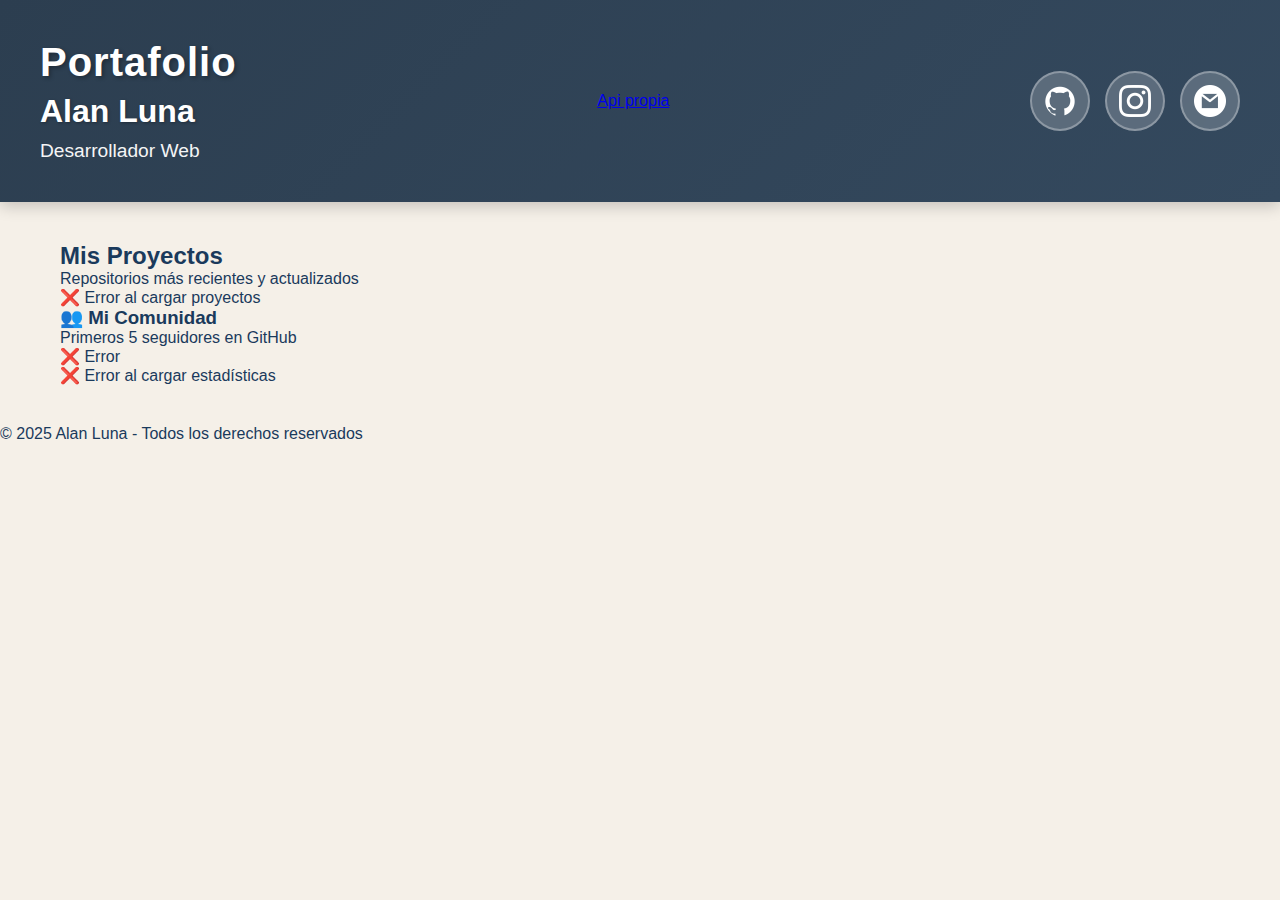
<file: index.html>
<!DOCTYPE html>
<html lang="es">
<head>
    <meta charset="UTF-8">
    <meta name="viewport" content="width=device-width, initial-scale=1.0">
    <title>Portafolio - Alan Luna</title>
    <link rel="stylesheet" href="style.css">
</head>
<body>
    <header>
        <div class="header-content">
            <div class="header-text">
                <h1>Portafolio</h1>
                <h2>Alan Luna</h2>
                <p>Desarrollador Web</p>
            </div>
            <a href="Proyectos/Parcial2/ProyectoPropio/Valo.html"> Api propia </a>
            <div class="header-social">
                <a href="https://github.com/A-20-fpsATF15" target="_blank" title="GitHub">
                    <img src="imgporta/github.png" alt="github">
                </a>
                
                <a href="https://www.instagram.com/alan24_luan/" target="_blank" title="Instagram">
                    <img src="imgporta/instagram.png" alt="instagram">
                </a>
                
                <a href="mailto:diazbralan2000@gmail.com" title="Enviar correo">
                    <img src="imgporta/gmail.png" alt="gmail">
                </a>
            </div>
        </div>
    </header>
    
    <main class="main-container">
        <section class="projects-section">
            <h2 class="section-title"> Mis Proyectos</h2>
            <p class="section-subtitle">Repositorios más recientes y actualizados</p>
            
            <div id="loading-repos" class="loading"> Cargando proyectos...</div>
            
            <div id="projects-grid" class="projects-grid"></div>
            
        </section>

  
        <aside class="sidebar">
            <h3 class="sidebar-title">👥 Mi Comunidad</h3>
            <p class="sidebar-subtitle">Primeros 5 seguidores en GitHub</p>
            
            <div id="loading-followers" class="loading-small">⏳ Cargando...</div>
            
            <div id="followers-list" class="followers-list"></div>
        </aside>

        <div class="github-stats" >
            <div class="stats-container">
            <div id="loading-stats" class="loading-small">⏳ Cargando estadísticas...</div>
            <div id="stats-content" class="stats-content" style="display: none;">
                <div class="stat-card">
                    <div class="stat-icon">📂</div>
                    <div class="stat-number" id="repos-count">0</div>
                    <div class="stat-label">Repositorios</div>
                </div>
                <div class="stat-card">
                    <div class="stat-icon">👥</div>
                    <div class="stat-number" id="followers-count">0</div>
                    <div class="stat-label">Seguidores</div>
                </div>
                <div class="stat-card">
                    <div class="stat-icon">👤</div>
                    <div class="stat-number" id="following-count">0</div>
                    <div class="stat-label">Siguiendo</div>
                </div>
                <div class="stat-card">
                    <div class="stat-icon">⭐</div>
                    <div class="stat-number" id="stars-count">0</div>
                    <div class="stat-label">Estrellas</div>
                </div>
            </div>
        </div>
        </div>
        
    </main>

    <footer>
        <p>&copy; 2025 Alan Luna - Todos los derechos reservados</p>
    </footer>
    <script src="app.js"></script>
</body>
</html>
</file>
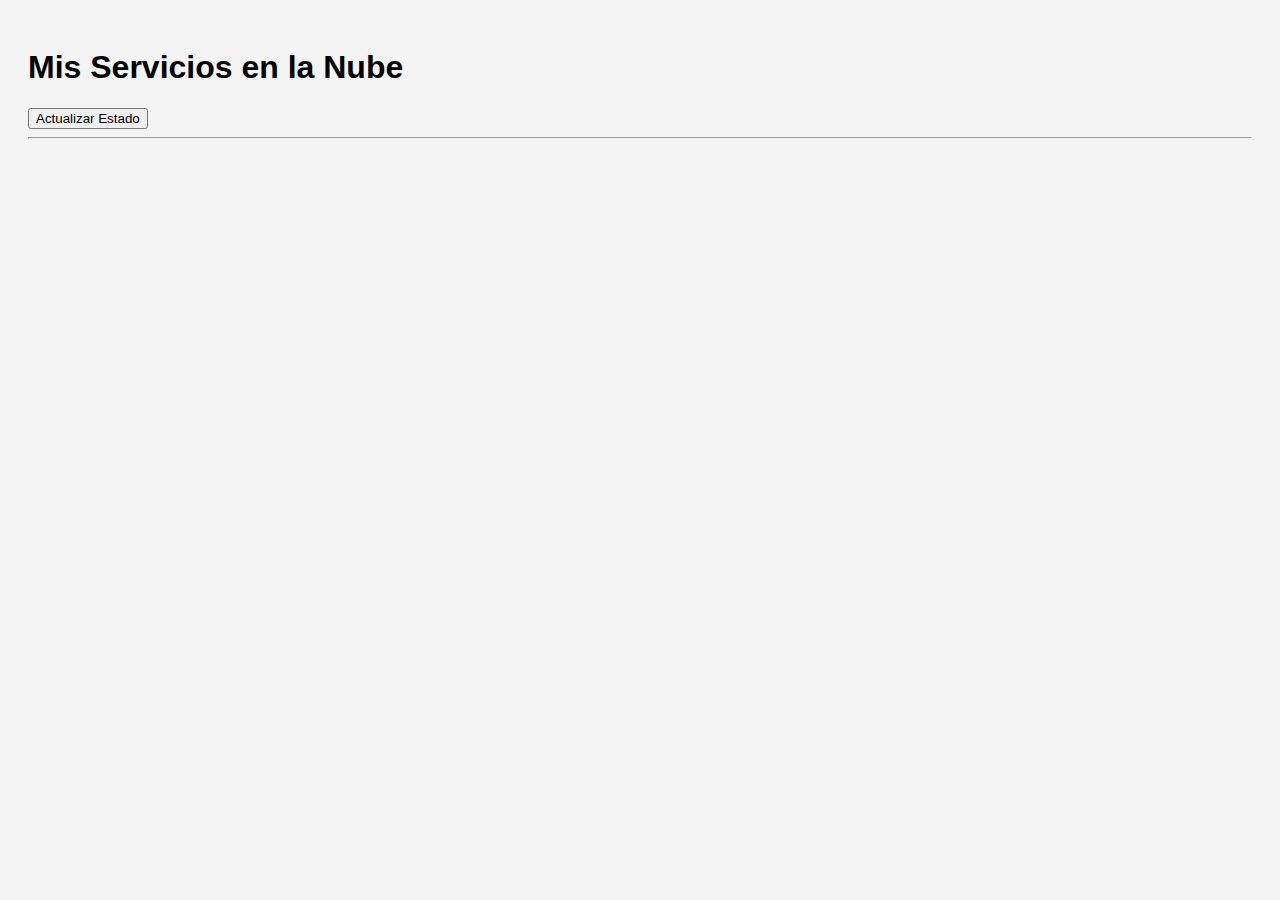
<file: Proyectos/Parcial1/Dashboard_Cloud_AlanHdzLuna/index.html>
<!DOCTYPE html> 
<html lang="es"> 
<head> 
   <meta charset="UTF-8"> 
   <title>Dashboard Cloud</title> 
   <style>
body { font-family: sans-serif; background-color: #f4f4f4; padding: 20px; }
.contenedor { display: flex; gap: 20px; flex-wrap: wrap; }

/* Estilos de las tarjetas */
.card {
background: white;
padding: 15px;
border-radius: 8px;
box-shadow: 0 2px 5px  rgba(0,0,0,0.1);
width: 250px;
}
.card h3 { margin-top: 0; color: #333; }
.tipo { font-weight: bold; color: #555; font-size: 0.9em; }

/* Colores para el estado */
.activo { color: green; font-weight: bold; }
.inactivo { color: red; font-weight: bold; } 
   </style> 
</head> 

<body> 
   <h1>Mis Servicios en la Nube</h1> 
   <button onclick="cargarServicios()">Actualizar Estado</button> 
   <hr>

<!-- Aquí se inyectarán las tarjetas dinámicamente --> 
   <div id="contenedor-servicios" class="contenedor"></div> 
   <script src="app.js"></script> 
</body> 
</html>
</file>
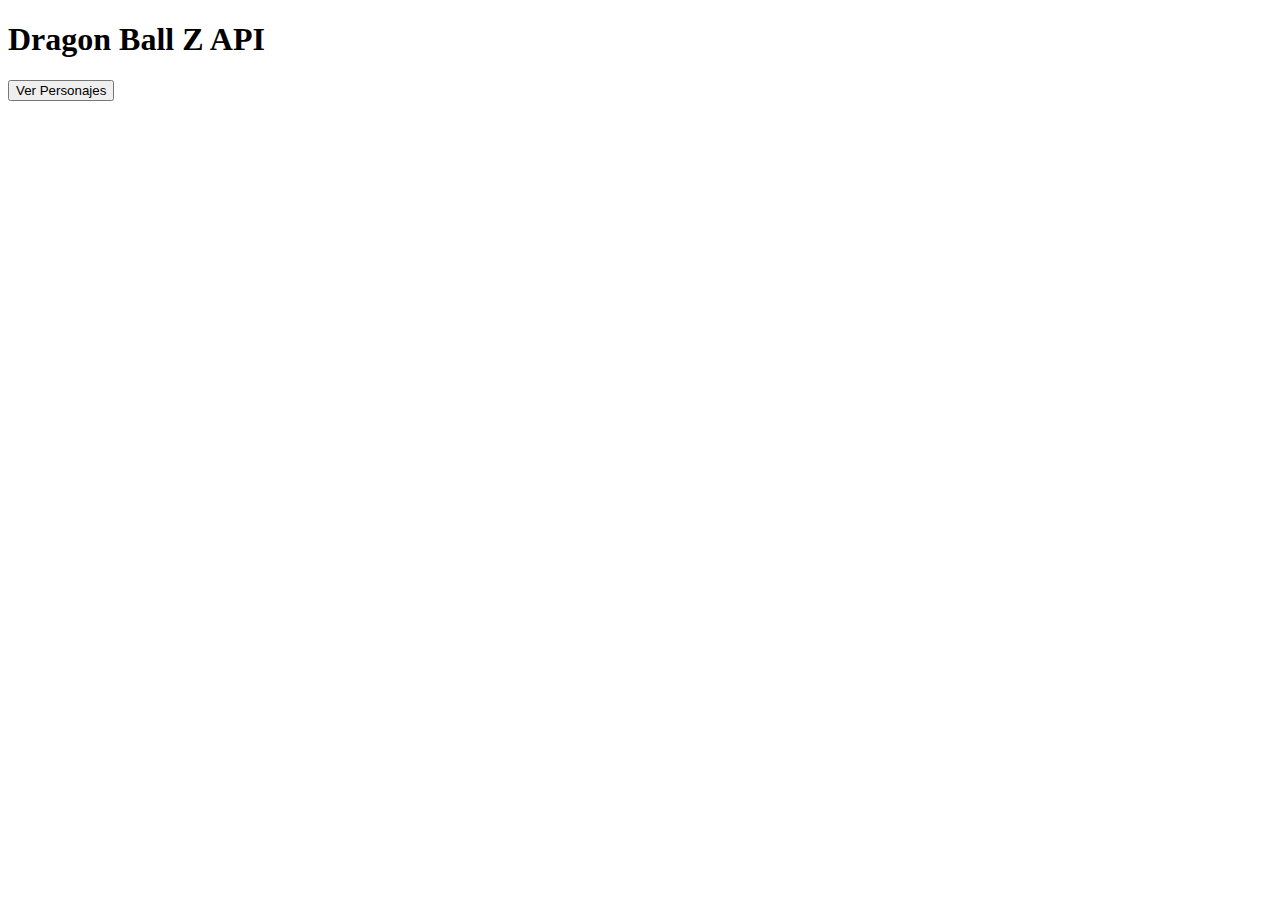
<file: Proyectos/Parcial1/PRACTICA_API/index.html>
<!DOCTYPE html>
<html lang="es">

<head>
    <meta charset="UTF-8">
    <meta name="viewport" content="width=device-width, initial-scale=1.0">
    <title>Dragon Ball API</title>
    <!-Vinculamos nuestra hoja de estilos local -->
    <link rel="stylesheet" href="styles.css">
</head>
<body>
    <main>
        <h1>Dragon Ball Z API</h1>
    
        <!-Este botón ejecutará la función principal al hacer clic -->
        <button onclick="cargarPersonajes()">Ver Personajes</button>
        
        <!-Contenedor vacío donde JS colocará las tarjetas -->
        <div id="contenedor-personajes"></div>
    </main>
    
    <!-Vinculamos nuestro script de lógica al final del body -->
    <script src="dragonball.js"></script>
</body>
</html>
</file>
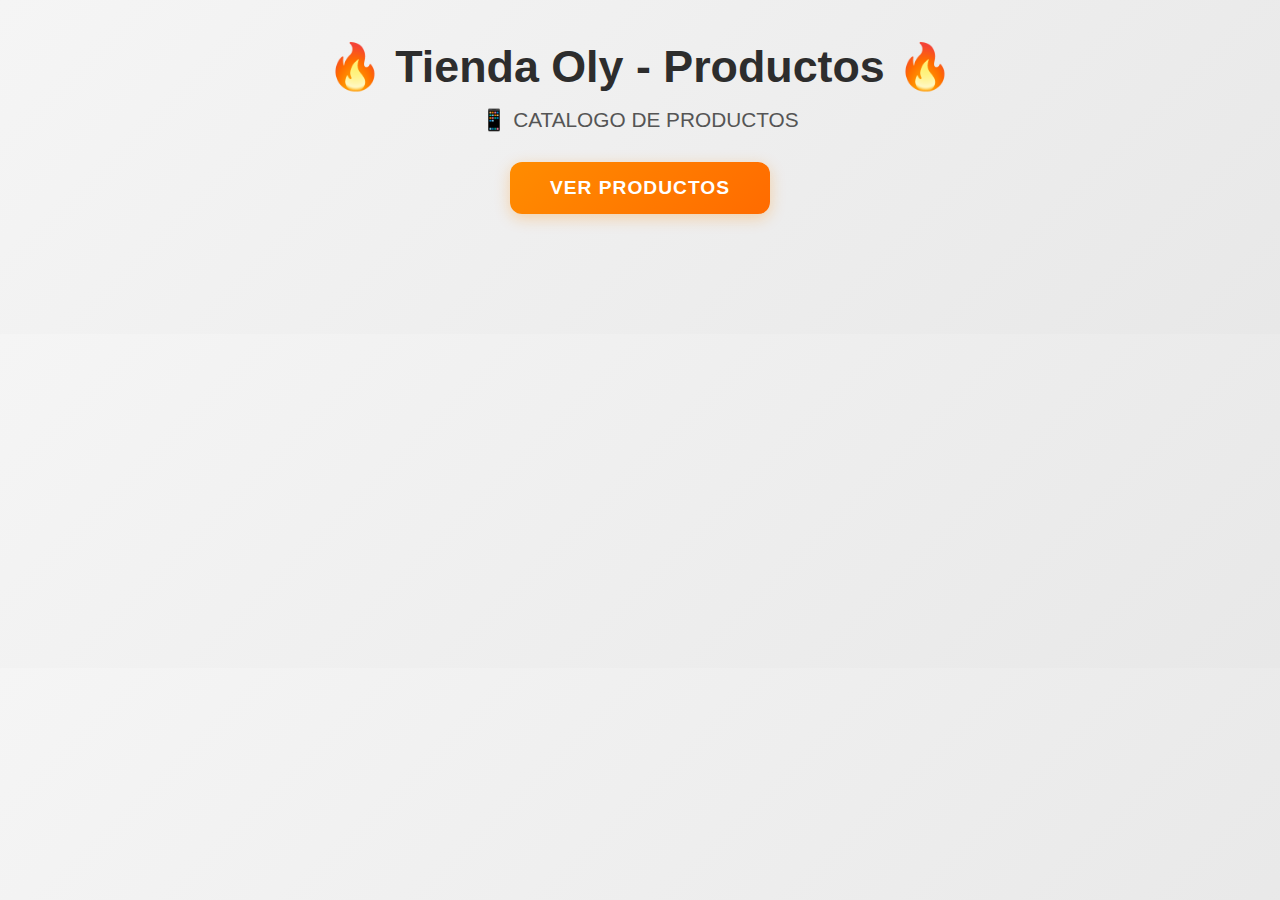
<file: Proyectos/Parcial1/PRACTICA_API_PRODUCTOS_OLY/index.html>
<!DOCTYPE html>
<html lang="es">

<head>
    <meta charset="UTF-8">
    <meta name="viewport" content="width=device-width, initial-scale=1.0">
    <title>Tienda Oly - Productos</title>
    <link rel="stylesheet" href="styles.css">
</head>
<body>
    <main>
        <h1>Tienda Oly - Productos</h1>
        <p class="subtitle">CATALOGO DE PRODUCTOS</p>
        
        <button onclick="cargarProductos()">Ver Productos</button>
        
        <div id="contenedor-productos"></div>
    </main>
    
    <script src="tienda.js"></script>
</body>
</html>
</file>
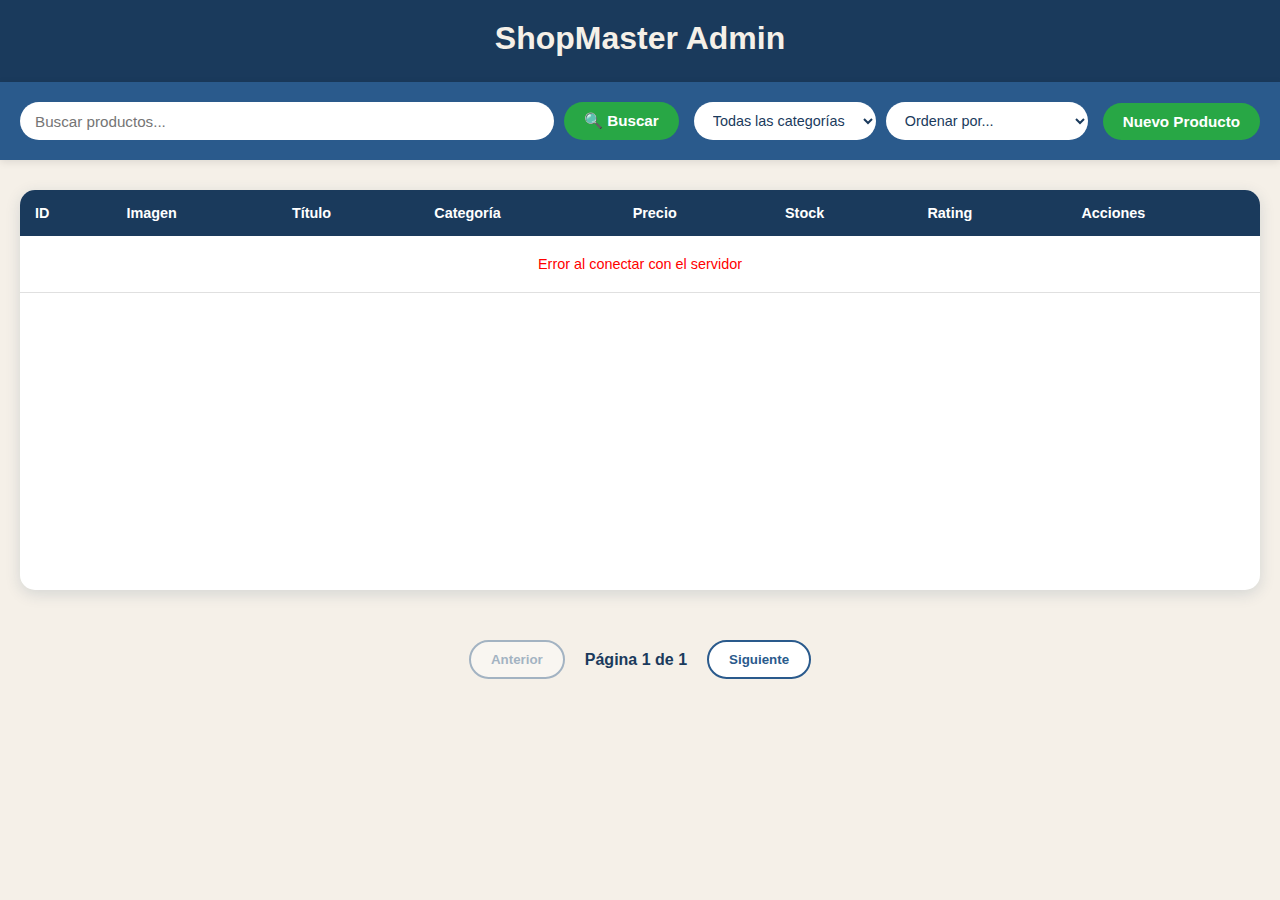
<file: Proyectos/Parcial2/DashboardAdminPro/index.html>
<!DOCTYPE html>
<html lang="es">
<head>
    <meta charset="UTF-8">
    <meta name="viewport" content="width=device-width, initial-scale=1.0">
    <title>Dashboard  ShopMaster</title>
    <link rel="stylesheet" href="style.css">
</head>
<body>
    <header class="header">
        <div class="header-content">
            <h1> ShopMaster Admin</h1>
        </div>
    </header>

    <div class="controls-bar">
        <div class="container">
            <div class="search-box">
                <input type="text" id="search-input" placeholder="Buscar productos...">
                <button id="search-btn" class="btn btn-primary">🔍 Buscar</button>
            </div>

            <div class="filters">
                <select id="category-filter" class="select-filter">
                    <option value=""> Todas las categorías</option>
                </select>

                <select id="sort-filter" class="select-filter">
                    <option value=""> Ordenar por...</option>
                    <option value="title-asc">Título (A-Z)</option>
                    <option value="title-desc">Título (Z-A)</option>
                    <option value="price-asc">Precio (Menor a Mayor)</option>
                    <option value="price-desc">Precio (Mayor a Menor)</option>
                </select>
            </div>

            <button id="new-product-btn" class="btn btn-success"> Nuevo Producto</button>
        </div>
    </div>

    <main class="container">
        <div class="table-container">
            <table class="products-table" id="products-table">
                <thead>
                    <tr>
                        <th>ID</th>
                        <th>Imagen</th>
                        <th>Título</th>
                        <th>Categoría</th>
                        <th>Precio</th>
                        <th>Stock</th>
                        <th>Rating</th>
                        <th>Acciones</th>
                    </tr>
                </thead>
                <tbody id="products-tbody">
                </tbody>
            </table>

            <div id="loading" class="loading">⏳ Cargando productos...</div>

            <div id="no-results" class="no-results" style="display: none;">
                No se encontraron productos
            </div>
        </div>

        <div class="pagination">
            <button id="prev-btn" class="btn-page" disabled> Anterior</button>
            <span id="page-info" class="page-info">Página 1 de 1</span>
            <button id="next-btn" class="btn-page">Siguiente</button>
        </div>
    </main>

    <div id="edit-modal" class="modal">
        <div class="modal-content">
            <div class="modal-header">
                <h2> Editar Producto</h2>
                <button class="close-modal" id="close-modal">&times;</button>
            </div>
            <div class="modal-body">
                <input type="hidden" id="edit-id">
                
                <div class="form-group">
                    <label for="edit-title">Título:</label>
                    <input type="text" id="edit-title" class="form-input">
                </div>

                <div class="form-group">
                    <label for="edit-price">Precio:</label>
                    <input type="number" id="edit-price" class="form-input" step="0.01">
                </div>

                <div class="form-group">
                    <label for="edit-stock">Stock:</label>
                    <input type="number" id="edit-stock" class="form-input">
                </div>
                <div class="form-group">
                    <label for="edit-description">Descripción:</label>
                    <textarea id="edit-description" class="form-input" rows="3"></textarea>
                </div>    
            </div>
            <div class="modal-footer">
                <button id="cancel-edit" class="btn btn-secondary">Cancelar</button>
                <button id="save-edit" class="btn btn-primary"> Guardar</button>
            </div>
        </div>
    </div>

    <div id="new-modal" class="modal">
        <div class="modal-content">
            <div class="modal-header">
                <h2> Nuevo Producto</h2>
                <button class="close-modal" id="close-new-modal">&times;</button>
            </div>
            <div class="modal-body">
                <div class="form-group">
                    <label for="new-title">Título:</label>
                    <input type="text" id="new-title" class="form-input" required>
                </div>

                <div class="form-group">
                    <label for="new-price">Precio:</label>
                    <input type="number" id="new-price" class="form-input" step="0.01" required>
                </div>

                <div class="form-group">
                    <label for="new-category">Categoría:</label>
                    <input type="text" id="new-category" class="form-input" required>
                </div>

                <div class="form-group">
                    <label for="new-stock">Stock:</label>
                    <input type="number" id="new-stock" class="form-input" required>
                </div>

                <div class="form-group">
                    <label for="new-description">Descripción:</label>
                    <textarea id="new-description" class="form-input" rows="3"></textarea>
                </div>
            </div>
            <div class="modal-footer">
                <button id="cancel-new" class="btn btn-secondary">Cancelar</button>
                <button id="save-new" class="btn btn-success"> Crear</button>
            </div>
        </div>
    </div>

    <script src="dashboard.js"></script>
</body>
</html>
</file>
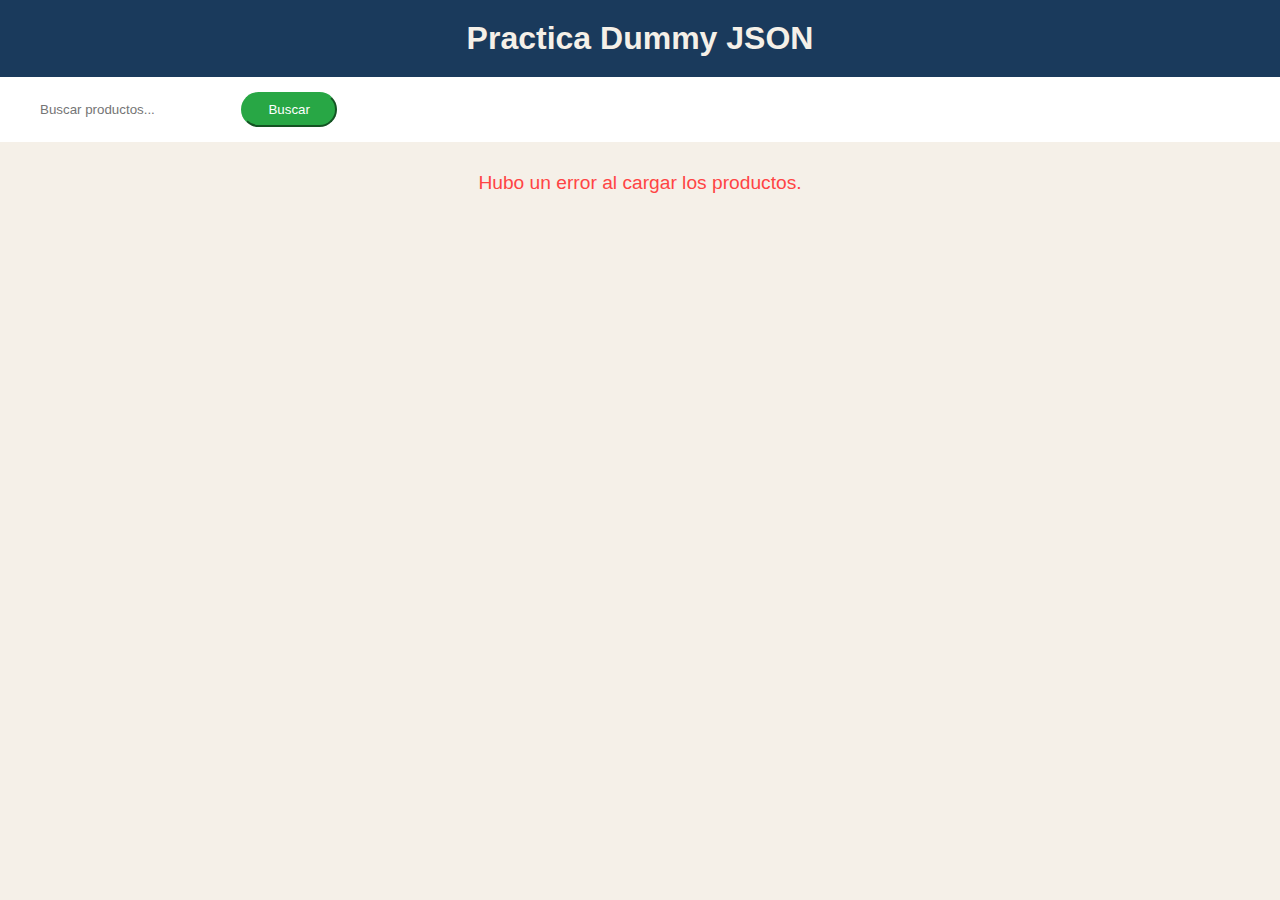
<file: Proyectos/Parcial2/practice_dummyJson/index.html>
<!DOCTYPE html>
<html lang="en">
<head>
    <meta charset="UTF-8">
    <meta name="viewport" content="width=device-width, initial-scale=1.0">
    <title>Practica Dummy JSON</title>
    <link rel="stylesheet" href="style.css">
    <link href="https://cdn.jsdelivr.net/npm/bootstrap@5.3.8/dist/css/bootstrap.min.css" rel="stylesheet" integrity="sha384-sRIl4kxILFvY47J16cr9ZwB07vP4J8+LH7qKQnuqkuIAvNWLzeN8tE5YBujZqJLB" crossorigin="anonymous">
</head>
<body>
    <header>
        <h1>Practica Dummy JSON</h1>
    </header>

    <nav class="navbar navbar-light bg-light">
        <div class="container-fluid">
            <div class="d-flex" role="search">
                <input class="form-control me-2" type="search" id="buscador" placeholder="Buscar productos...">
                <button class="btn btn-outline-success" type="button" id="btn-buscar">Buscar</button>
            </div>
        </div>
    </nav>

    
    <main id="contenedor-productos" class="contenedor-productos">

    </main>

    <script src="dmmy.js"></script>
    <script src="https://cdn.jsdelivr.net/npm/bootstrap@5.3.8/dist/js/bootstrap.bundle.min.js" integrity="sha384-FKyoEForCGlyvwx9Hj09JcYn3nv7wiPVlz7YYwJrWVcXK/BmnVDxM+D2scQbITxI" crossorigin="anonymous"></script>
</body>
</html>
</file>
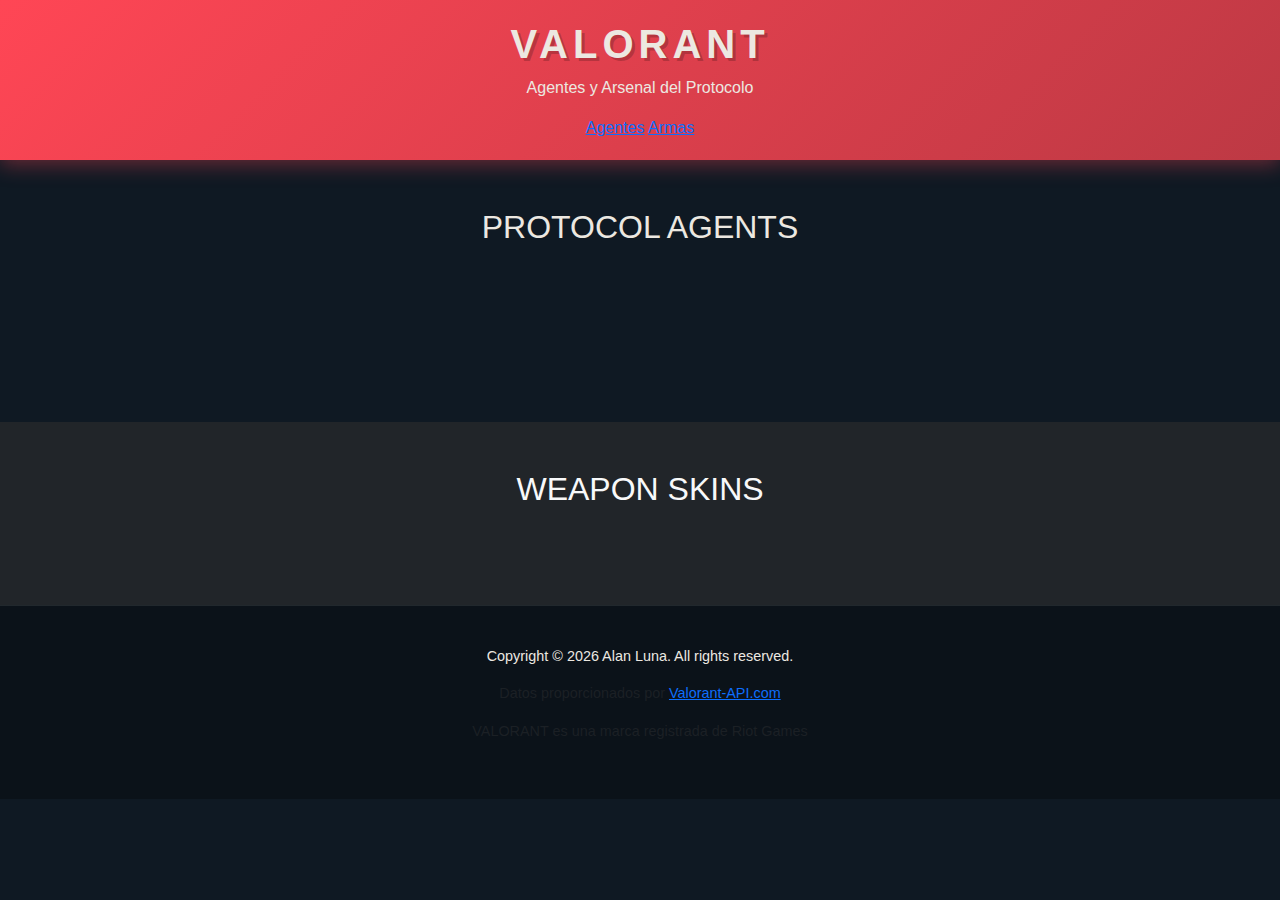
<file: Proyectos/Parcial2/ProyectoPropio/Valo.html>
<!DOCTYPE html>
<html lang="es">
<head>
    <meta charset="UTF-8">
    <meta name="viewport" content="width=device-width, initial-scale=1.0">
    <title>VALORANT - Agentes y Arsenal</title>
    <link href="https://cdn.jsdelivr.net/npm/bootstrap@5.3.2/dist/css/bootstrap.min.css" rel="stylesheet">
    <link rel="stylesheet" href="valo.css">
</head>
<body>
    <!-- HEADER -->
    <header class="header-valo">
        <div class="container">
            <h1 class="title-valo"> VALORANT</h1>
            <p class="subtitle-valo">Agentes y Arsenal del Protocolo</p>
            
            <!-- Navegación -->
            <nav class="nav-valo">
                <a href="#agentes" class="nav-link-valo">Agentes</a>
                <a href="#armas" class="nav-link-valo">Armas</a>
            </nav>
        </div>
    </header>

    <main>
    <div id="carouselAgents" class="carousel slide" data-bs-ride="carousel">
        <div class="carousel-inner" id="carousel-inner-agentes">
            </div>
    </div>

    <section class="py-5">
        <div class="container">
            <h2 class="text-center mb-5">PROTOCOL AGENTS</h2>
            <div id="estandartes-container" class="estandartes-grid">
                </div>
        </div>
    </section>

    <section class="py-5 bg-dark">
        <div class="container">
            <h2 class="text-center mb-5 text-light">WEAPON SKINS</h2>
            <div id="skins-pila-container">
                </div>
        </div>
    </section>
</main>
    <!-- FOOTER -->
    <footer class="footer-valo">
        <div class="container text-center">
            <p>Copyright © 2026 Alan Luna. All rights reserved.</p>
            <p class="text-muted">Datos proporcionados por <a href="https://valorant-api.com/" target="_blank">Valorant-API.com</a></p>
            <p class="text-muted">VALORANT es una marca registrada de Riot Games</p>
        </div>
    </footer>

    <script src="https://cdn.jsdelivr.net/npm/bootstrap@5.3.2/dist/js/bootstrap.bundle.min.js"></script>
    <script src="valo.js"></script>
</body>
</html>
</file>
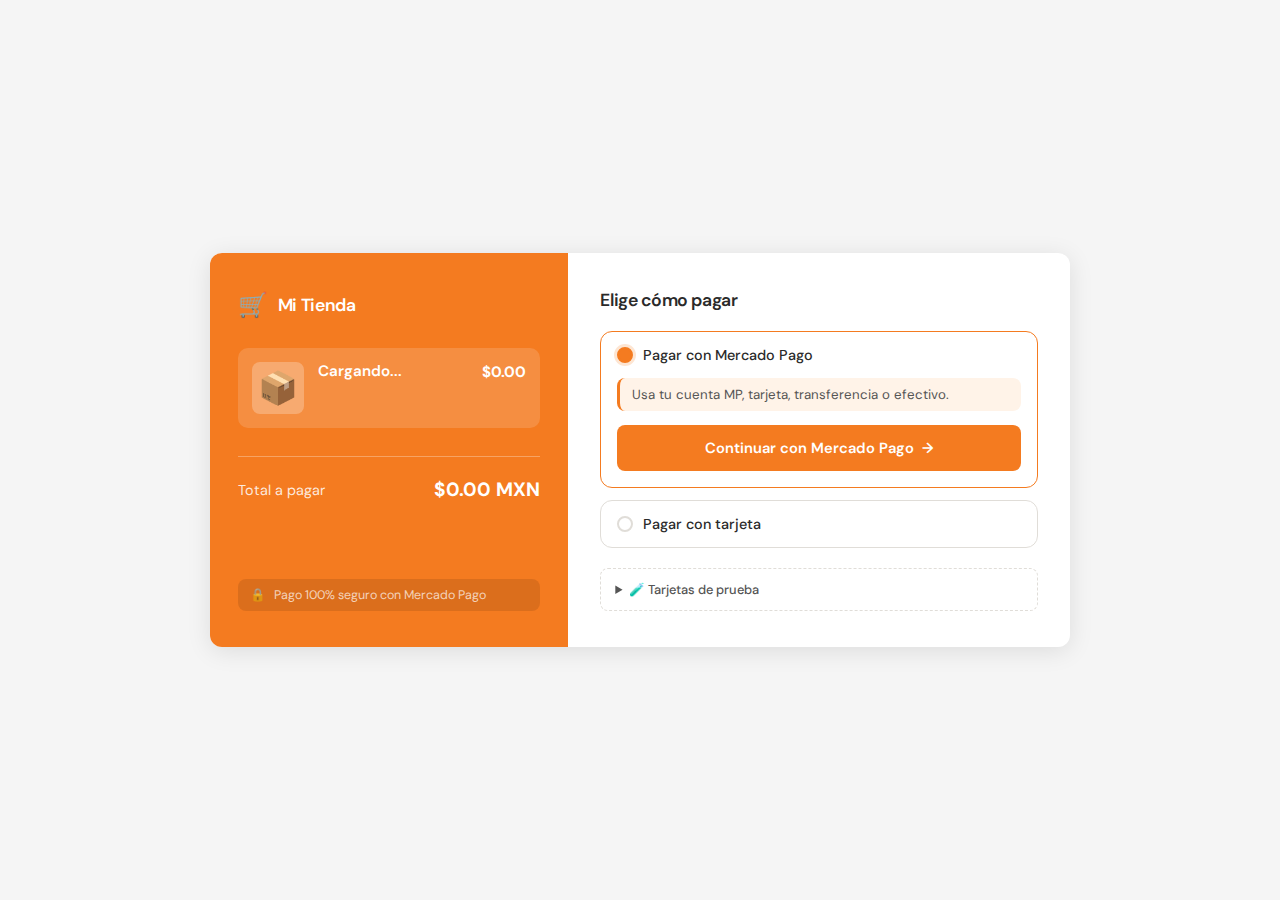
<file: Proyectos/Parcial2/API_Mercado_pago/frontend/checkout.html>
<!DOCTYPE html>
<html lang="es">
<head>
    <meta charset="UTF-8">
    <meta name="viewport" content="width=device-width, initial-scale=1.0">
    <title>Checkout - Pago Seguro</title>
    <link rel="preconnect" href="https://fonts.googleapis.com">
    <link href="https://fonts.googleapis.com/css2?family=DM+Sans:wght@400;500;600&family=DM+Mono&display=swap" rel="stylesheet">
    <link rel="stylesheet" href="style.css">
</head>
<body>

    <div class="checkout-wrapper">

        <!-- IZQUIERDA: Resumen del producto -->
        <div class="order-summary">
            <div class="brand">
                <span class="brand-icon">🛒</span>
                <span>Mi Tienda</span>
            </div>

            <div class="product-card">
                <div class="product-img">📦</div>
                <div class="product-details">
                    <p class="product-name" id="summary-nombre">Cargando...</p>
                    <p class="product-desc" id="summary-desc"></p>
                </div>
                <p class="product-price" id="summary-precio">$0.00</p>
            </div>

            <div class="total-line">
                <span>Total a pagar</span>
                <strong id="summary-total">$0.00 MXN</strong>
            </div>

            <div class="security-badge">
                <span>🔒</span>
                <span>Pago 100% seguro con Mercado Pago</span>
            </div>
        </div>

        <!-- DERECHA: Opciones de pago -->
        <div class="payment-panel">
            <h2 class="panel-title">Elige cómo pagar</h2>

            <!-- OPCIÓN A: Checkout Pro -->
            <div class="pay-option active" id="option-pro">
                <div class="option-header" onclick="toggleOption('pro')">
                    <span class="option-dot"></span>
                    <span>Pagar con Mercado Pago</span>
                </div>
                <div class="option-body">
                    <p class="option-desc">
                        Usa tu cuenta MP, tarjeta, transferencia o efectivo.
                    </p>
                    <button id="btn-checkout-pro" class="btn-primary" 
                            onclick="pagarConCheckoutPro()">
                        <span class="btn-text">Continuar con Mercado Pago</span>
                        <span class="btn-arrow">→</span>
                    </button>
                </div>
            </div>

            <!-- OPCIÓN B: Tarjeta directo -->
            <div class="pay-option" id="option-card">
                <div class="option-header" onclick="toggleOption('card')">
                    <span class="option-dot"></span>
                    <span>Pagar con tarjeta</span>
                </div>
                <div class="option-body" style="display:none">
                    <form id="form-card">

                        <div class="field-group">
                            <label>Número de tarjeta</label>
                            <input type="text" id="cardNumber" 
                                   placeholder="0000 0000 0000 0000" 
                                   maxlength="19" inputmode="numeric">
                        </div>

                        <div class="field-group">
                            <label>Nombre en la tarjeta</label>
                            <input type="text" id="cardholderName" 
                                   placeholder="Como aparece en la tarjeta">
                        </div>

                        <div class="fields-row">
                            <div class="field-group">
                                <label>Mes</label>
                                <select id="cardExpirationMonth">
                                    <option value="">MM</option>
                                    <option value="01">01</option>
                                    <option value="02">02</option>
                                    <option value="03">03</option>
                                    <option value="04">04</option>
                                    <option value="05">05</option>
                                    <option value="06">06</option>
                                    <option value="07">07</option>
                                    <option value="08">08</option>
                                    <option value="09">09</option>
                                    <option value="10">10</option>
                                    <option value="11">11</option>
                                    <option value="12">12</option>
                                </select>
                            </div>
                            <div class="field-group">
                                <label>Año</label>
                                <select id="cardExpirationYear">
                                    <option value="">AAAA</option>
                                    <option value="25">2025</option>
                                    <option value="26">2026</option>
                                    <option value="27">2027</option>
                                    <option value="28">2028</option>
                                    <option value="29">2029</option>
                                    <option value="30">2030</option>
                                </select>
                            </div>
                        </div>

                        <div class="field-group">
                            <label>CVV</label>
                            <input type="text" id="securityCode" 
                                   placeholder="123" maxlength="4" 
                                   inputmode="numeric">
                        </div>

                        <div class="field-group">
                            <label>Email</label>
                            <input type="email" id="email" 
                                   placeholder="correo@ejemplo.com">
                        </div>

                        <div class="fields-row">
                            <div class="field-group">
                                <label>Tipo documento</label>
                                <select id="identificationType">
                                    <option value="">Selecciona</option>
                                    <option value="RFC">RFC</option>
                                    <option value="CURP">CURP</option>
                                </select>
                            </div>
                            <div class="field-group">
                                <label>Número</label>
                                <input type="text" id="identificationNumber" 
                                       placeholder="RFC o CURP">
                            </div>
                        </div>

                        <button type="submit" id="btn-card-pay" class="btn-primary">
                            <span class="btn-text">Pagar ahora</span>
                            <span class="btn-arrow">→</span>
                        </button>

                    </form>
                </div>
            </div>

            <!-- Loading -->
            <div id="loading-overlay" class="loading-overlay" style="display:none">
                <div class="spinner"></div>
                <p>Procesando pago...</p>
            </div>

            <!-- Mensaje resultado -->
            <div id="mensaje-resultado" class="mensaje" style="display:none"></div>

            <!-- Tarjetas de prueba -->
            <details class="test-cards">
                <summary>🧪 Tarjetas de prueba</summary>
                <div class="test-grid">
                    <p><strong>✅ Aprobada:</strong> <code>5031 4332 1540 6351</code></p>
                    <p><strong>❌ Rechazada:</strong> <code>5031 7557 3453 0604</code></p>
                    <p>CVV: <code>123</code> | Fecha: <code>11/25</code> | Nombre: <code>APRO</code></p>
                </div>
            </details>

        </div>
    </div>

    <script src="https://sdk.mercadopago.com/js/v2"></script>
    <script src="checkout.js"></script>
</body>
</html>
</file>
<file: style.css>
* {
    margin: 0;
    padding: 0;
    box-sizing: border-box;
}

body {
    font-family: 'Segoe UI', Tahoma, Geneva, Verdana, sans-serif;
    background-color: #f5f0e8;
    color: #1a3a5c;
    min-height: 100vh;
}

header {
    background: linear-gradient(135deg, #2c3e50 0%, #34495e 100%);
    padding: 40px 20px;
    box-shadow: 0 4px 15px rgba(0, 0, 0, 0.2);
    position: sticky;
    top: 0;
    z-index: 100;
}

.header-content {
    max-width: 1200px;
    margin: 0 auto;
    display: flex;
    justify-content: space-between;
    align-items: center;
    flex-wrap: wrap;
    gap: 30px;
}

.header-text {
    color: white;
}

.header-text h1 {
    font-size: 2.5rem;
    margin-bottom: 8px;
    font-weight: bold;
    text-shadow: 2px 2px 4px rgba(0, 0, 0, 0.3);
    letter-spacing: 1px;
}

.header-text h2 {
    font-size: 2rem;
    margin-bottom: 10px;
    font-weight: 600;
    text-shadow: 1px 1px 3px rgba(0, 0, 0, 0.3);
}

.header-text p {
    font-size: 1.2rem;
    opacity: 0.95;
    font-weight: 300;
}

.header-social {
    display: flex;
    gap: 15px;
    align-items: center;
}

.header-social a {
    background-color: rgba(255, 255, 255, 0.2);
    padding: 12px;
    border-radius: 50%;
    display: flex;
    align-items: center;
    justify-content: center;
    transition: all 0.3s ease;
    border: 2px solid rgba(255, 255, 255, 0.3);
    width: 60px;
    height: 60px;
    backdrop-filter: blur(10px);
}

.header-social a:hover {
    background-color: white;
    transform: translateY(-8px) scale(1.1);
    box-shadow: 0 10px 25px rgba(0, 0, 0, 0.3);
    border-color: white;
}

.header-social img {
    width: 32px;
    height: 32px;
    object-fit: contain;
    filter: brightness(0) invert(1);
    transition: filter 0.3s ease;
}

.header-social a:hover img {
    filter: brightness(1) invert(0);
}

main {
    max-width: 1200px;
    margin: 0 auto;
    padding: 40px 20px;
}

@media (max-width: 768px) {
    header {
        padding: 30px 15px;
    }

    .header-content {
        flex-direction: column;
        text-align: center;
        gap: 20px;
    }

    .header-text h1 {
        font-size: 2rem;
    }

    .header-text h2 {
        font-size: 1.6rem;
    }

    .header-text p {
        font-size: 1rem;
    }

    .header-social {
        justify-content: center;
    }

    .header-social a {
        width: 55px;
        height: 55px;
    }

    .header-social img {
        width: 28px;
        height: 28px;
    }
}

@media (max-width: 480px) {
    .header-text h1 {
        font-size: 1.6rem;
    }

    .header-text h2 {
        font-size: 1.3rem;
    }

    .header-social {
        gap: 10px;
    }

    .header-social a {
        width: 50px;
        height: 50px;
        padding: 10px;
    }

    .header-social img {
        width: 25px;
        height: 25px;
    }
}
</file>
<file: Proyectos/Parcial1/PRACTICA_API/styles.css>
/* Estilo base para la tarjeta del personaje */
.practice-card {
    background-color: #ffffff;
    border: 1px solid #e5e5e5;
    border-radius: 6px; /* Bordes redondeados */
    padding: 2rem;
    transition: all 0.3s ease; /* Suaviza la animación del hover */
    text-decoration: none;
    color: inherit;
    display: flex;
    flex-direction: column;
    margin: 10px; /* Separación entre tarjetas */
    max-width: 300px; /* Ancho máximo para que no se estiren demasiado */
    display: inline-block; /* Para que se pongan una al lado de otra */
    vertical-align: top;
}

/* Efecto al pasar el mouse por encima */
.practice-card:hover {
    border-color: #2a2a2a;
    box-shadow: 0 10px 15px rgba(0, 0, 0, 0.1); /* Sombra suave */
    transform: translateY(-5px); /* Pequeño movimiento hacia arriba */
}

.practice-title {
    color: #e67e22; /* Color naranja estilo Dragon Ball */
}

#contenedor-personajes {
    display: flex;
    flex-wrap: wrap;
    justify-content: center;
    gap: 20px;
    padding: 20px;
}
</file>
<file: Proyectos/Parcial1/PRACTICA_API_PRODUCTOS_OLY/styles.css>
/* Estilos generales */
* {
    margin: 0;
    padding: 0;
    box-sizing: border-box;
}

body {
    font-family: 'Segoe UI', Tahoma, Geneva, Verdana, sans-serif;
    background: linear-gradient(135deg, #f5f5f5 0%, #e8e8e8 100%);
    margin: 0;
    padding: 0;
}

main {
    max-width: 1400px;
    margin: 0 auto;
    padding: 40px 20px;
}

/* Encabezado */
h1 {
    text-align: center;
    color: #2d2d2d;
    font-size: 2.8rem;
    margin-bottom: 15px;
    font-weight: 700;
}

h1::before {
    content: "🔥 ";
}

h1::after {
    content: " 🔥";
}

/* Subtítulo */
.subtitle {
    text-align: center;
    color: #555;
    font-size: 1.3rem;
    margin-bottom: 30px;
    font-weight: 500;
}

.subtitle::before {
    content: "📱 ";
}

/* Botón principal */
button {
    display: block;
    margin: 30px auto;
    background: linear-gradient(135deg, #ff8c00 0%, #ff6b00 100%);
    color: white;
    border: none;
    padding: 15px 40px;
    font-size: 1.2rem;
    font-weight: 600;
    border-radius: 12px;
    cursor: pointer;
    transition: all 0.3s ease;
    box-shadow: 0 4px 15px rgba(255, 140, 0, 0.3);
    text-transform: uppercase;
    letter-spacing: 1px;
}

button:hover {
    background: linear-gradient(135deg, #ff6b00 0%, #ff4500 100%);
    transform: translateY(-3px);
    box-shadow: 0 6px 20px rgba(255, 140, 0, 0.4);
}

button:active {
    transform: translateY(-1px);
}

/* Contenedor de productos */
#contenedor-productos {
    display: grid;
    grid-template-columns: repeat(auto-fill, minmax(280px, 1fr));
    gap: 30px;
    padding: 20px;
    margin-top: 40px;
}

/* Tarjeta de producto - Estilo similar a la imagen original */
.practice-card {
    background: linear-gradient(135deg, #ff9933 0%, #ff8c00 100%);
    border: none;
    border-radius: 20px;
    padding: 25px;
    transition: all 0.3s ease;
    text-decoration: none;
    color: #2d2d2d;
    display: flex;
    flex-direction: column;
    align-items: center;
    box-shadow: 0 5px 20px rgba(0, 0, 0, 0.15);
    position: relative;
    overflow: hidden;
}

.practice-card::before {
    content: '';
    position: absolute;
    top: 0;
    left: 0;
    right: 0;
    bottom: 0;
    background: rgba(255, 255, 255, 0.1);
    opacity: 0;
    transition: opacity 0.3s ease;
}

.practice-card:hover::before {
    opacity: 1;
}

.practice-card:hover {
    transform: translateY(-10px) scale(1.02);
    box-shadow: 0 12px 30px rgba(255, 140, 0, 0.4);
}

/* Contenedor de imagen */
.practice-card .image-container {
    width: 100%;
    height: 220px;
    display: flex;
    align-items: center;
    justify-content: center;
    margin-bottom: 15px;
    background: rgba(255, 255, 255, 0.9);
    border-radius: 15px;
    padding: 15px;
}

.practice-card img {
    width: 100%;
    height: 100%;
    object-fit: contain;
    border-radius: 10px;
    transition: transform 0.3s ease;
}

.practice-card:hover img {
    transform: scale(1.05);
}

/* Título del producto */
.practice-title {
    color: #2d2d2d;
    font-size: 1.3rem;
    margin: 15px 0 10px 0;
    font-weight: 700;
    text-align: center;
    line-height: 1.3;
}

/* Descripción */
.practice-description {
    color: #3d3d3d;
    font-size: 0.95rem;
    margin: 10px 0;
    text-align: center;
    line-height: 1.5;
    display: -webkit-box;
    -webkit-line-clamp: 2;
    -webkit-box-orient: vertical;
    overflow: hidden;
}

/* Detalles del producto */
.practice-card p {
    margin: 6px 0;
    color: #2d2d2d;
    font-size: 0.95rem;
    text-align: center;
    width: 100%;
}

.practice-card strong {
    color: #1a1a1a;
    font-weight: 700;
}

/* Badge de stock bajo */
.stock-badge {
    position: absolute;
    top: 15px;
    right: 15px;
    background: #ff4444;
    color: white;
    padding: 5px 12px;
    border-radius: 20px;
    font-size: 0.8rem;
    font-weight: 600;
    box-shadow: 0 2px 8px rgba(255, 68, 68, 0.3);
}

/* Badge de categoría */
.category-badge {
    background: rgba(255, 255, 255, 0.9);
    color: #ff6b00;
    padding: 6px 15px;
    border-radius: 20px;
    font-size: 0.85rem;
    font-weight: 600;
    margin-top: 10px;
    display: inline-block;
}

/* Sección de precio destacada */
.price-section {
    background: rgba(255, 255, 255, 0.95);
    padding: 12px 20px;
    border-radius: 15px;
    margin-top: 15px;
    width: 100%;
    text-align: center;
}

.price-section .price {
    font-size: 1.8rem;
    font-weight: 800;
    color: #ff4500;
    margin: 0;
}

/* Responsive */
@media (max-width: 768px) {
    h1 {
        font-size: 2rem;
    }
    
    .subtitle {
        font-size: 1.1rem;
    }
    
    #contenedor-productos {
        grid-template-columns: repeat(auto-fill, minmax(250px, 1fr));
        gap: 20px;
        padding: 15px;
    }
    
    .practice-card {
        padding: 20px;
    }
}

@media (max-width: 480px) {
    #contenedor-productos {
        grid-template-columns: 1fr;
    }
    
    h1 {
        font-size: 1.6rem;
    }
}

/* Loading animation */
.loading {
    text-align: center;
    padding: 50px;
    font-size: 1.5rem;
    color: #ff8c00;
    font-weight: 600;
}

.loading::after {
    content: '...';
    animation: dots 1.5s steps(4, end) infinite;
}

@keyframes dots {
    0%, 20% { content: '.'; }
    40% { content: '..'; }
    60%, 100% { content: '...'; }
}
</file>
<file: Proyectos/Parcial2/DashboardAdminPro/style.css>
* {
    margin: 0;
    padding: 0;
    box-sizing: border-box;
}

body {
    font-family: Arial, sans-serif;
    background-color: #f5f0e8;
    color: #1a3a5c;
    min-height: 100vh;
}

.header {
    background-color: #1a3a5c;
    padding: 20px;
    text-align: center;
    box-shadow: 0 2px 10px rgba(0,0,0,0.1);
}

.header-content h1 {
    color: #f5f0e8;
    font-size: 2rem;
    margin-bottom: 5px;
}

.header-content p {
    color: #f5f0e8;
    opacity: 0.9;
    font-size: 0.95rem;
}

.controls-bar {
    background-color: #2a5a8c;
    padding: 20px 0;
    box-shadow: 0 2px 8px rgba(0,0,0,0.1);
}

.container {
    max-width: 1400px;
    margin: 0 auto;
    padding: 0 20px;
}

.controls-bar .container {
    display: flex;
    gap: 15px;
    align-items: center;
    flex-wrap: wrap;
}

.search-box {
    display: flex;
    gap: 10px;
    flex: 1;
    min-width: 300px;
}

.search-box input {
    flex: 1;
    padding: 10px 15px;
    border: none;
    border-radius: 25px;
    font-size: 0.95rem;
    outline: none;
}

.filters {
    display: flex;
    gap: 10px;
}

.select-filter {
    padding: 10px 15px;
    border: none;
    border-radius: 25px;
    background-color: white;
    color: #1a3a5c;
    font-size: 0.9rem;
    cursor: pointer;
    outline: none;
    min-width: 180px;
}

.select-filter:hover {
    background-color: #f5f0e8;
}

.btn {
    padding: 10px 20px;
    border: none;
    border-radius: 25px;
    cursor: pointer;
    font-size: 0.95rem;
    font-weight: bold;
    transition: all 0.3s;
}

.btn-primary {
    background-color: #28a745;
    color: white;
}

.btn-primary:hover {
    background-color: #1e7e34;
    transform: translateY(-2px);
}

.btn-success {
    background-color: #28a745;
    color: white;
}

.btn-success:hover {
    background-color: #1e7e34;
    transform: translateY(-2px);
}

.btn-secondary {
    background-color: #6c757d;
    color: white;
}

.btn-secondary:hover {
    background-color: #5a6268;
}

.table-container {
    background-color: white;
    border-radius: 15px;
    box-shadow: 0 4px 15px rgba(26, 58, 92, 0.15);
    overflow: hidden;
    margin-top: 30px;
    min-height: 400px;
}

.products-table {
    width: 100%;
    border-collapse: collapse;
}

.products-table thead {
    background-color: #1a3a5c;
    color: white;
}

.products-table th {
    padding: 15px;
    text-align: left;
    font-weight: bold;
    font-size: 0.9rem;
}

.products-table tbody tr {
    border-bottom: 1px solid #e0e0e0;
    transition: background-color 0.2s;
}

.products-table tbody tr:hover {
    background-color: #f5f0e8;
}

.products-table td {
    padding: 15px;
    font-size: 0.9rem;
}

.product-img {
    width: 60px;
    height: 60px;
    object-fit: cover;
    border-radius: 8px;
}

.category-badge {
    background-color: #2a5a8c;
    color: white;
    padding: 4px 12px;
    border-radius: 15px;
    font-size: 0.75rem;
    display: inline-block;
}

.price {
    font-weight: bold;
    color: #1a3a5c;
    font-size: 1rem;
}

.stock {
    color: #28a745;
    font-weight: bold;
}

.stock.low {
    color: #dc3545;
}

.rating {
    color: #2a5a8c;
}

.actions {
    display: flex;
    gap: 8px;
}

.btn-action {
    padding: 6px 12px;
    border: none;
    border-radius: 5px;
    cursor: pointer;
    font-size: 0.85rem;
    transition: all 0.2s;
}

.btn-edit {
    background-color: #ffc107;
    color: #1a3a5c;
}

.btn-edit:hover {
    background-color: #e0a800;
    transform: scale(1.05);
}

.btn-delete {
    background-color: #dc3545;
    color: white;
}

.btn-delete:hover {
    background-color: #c82333;
    transform: scale(1.05);
}

.loading {
    text-align: center;
    padding: 60px;
    font-size: 1.2rem;
    color: #2a5a8c;
}

.no-results {
    text-align: center;
    padding: 60px;
    font-size: 1.2rem;
    color: #dc3545;
}

.pagination {
    display: flex;
    justify-content: center;
    align-items: center;
    gap: 20px;
    margin: 30px 0;
    padding: 20px;
}

.btn-page {
    padding: 10px 20px;
    border: 2px solid #2a5a8c;
    background-color: white;
    color: #2a5a8c;
    border-radius: 25px;
    cursor: pointer;
    font-weight: bold;
    transition: all 0.3s;
}

.btn-page:hover:not(:disabled) {
    background-color: #2a5a8c;
    color: white;
    transform: translateY(-2px);
}

.btn-page:disabled {
    opacity: 0.4;
    cursor: not-allowed;
}

.page-info {
    font-size: 1rem;
    color: #1a3a5c;
    font-weight: bold;
}

.modal {
    display: none;
    position: fixed;
    top: 0;
    left: 0;
    width: 100%;
    height: 100%;
    background-color: rgba(0, 0, 0, 0.5);
    z-index: 1000;
    justify-content: center;
    align-items: center;
}

.modal.active {
    display: flex;
}

.modal-content {
    background-color: white;
    border-radius: 15px;
    width: 90%;
    max-width: 500px;
    box-shadow: 0 10px 30px rgba(0, 0, 0, 0.3);
    animation: slideDown 0.3s ease;
}

@keyframes slideDown {
    from {
        transform: translateY(-50px);
        opacity: 0;
    }
    to {
        transform: translateY(0);
        opacity: 1;
    }
}

.modal-header {
    background-color: #1a3a5c;
    color: white;
    padding: 20px;
    border-radius: 15px 15px 0 0;
    display: flex;
    justify-content: space-between;
    align-items: center;
}

.modal-header h2 {
    font-size: 1.4rem;
    margin: 0;
}

.close-modal {
    background: none;
    border: none;
    color: white;
    font-size: 2rem;
    cursor: pointer;
    line-height: 1;
    padding: 0;
    width: 30px;
    height: 30px;
}

.close-modal:hover {
    color: #f5f0e8;
    transform: scale(1.2);
}

.modal-body {
    padding: 25px;
}

.form-group {
    margin-bottom: 20px;
}

.form-group label {
    display: block;
    margin-bottom: 8px;
    color: #1a3a5c;
    font-weight: bold;
    font-size: 0.9rem;
}

.form-input {
    width: 100%;
    padding: 10px 15px;
    border: 2px solid #e0e0e0;
    border-radius: 8px;
    font-size: 0.95rem;
    outline: none;
    transition: border-color 0.3s;
}

.form-input:focus {
    border-color: #2a5a8c;
}

textarea.form-input {
    resize: vertical;
    font-family: Arial, sans-serif;
}

.modal-footer {
    padding: 20px 25px;
    display: flex;
    gap: 10px;
    justify-content: flex-end;
    border-top: 1px solid #e0e0e0;
}

@media (max-width: 768px) {
    .controls-bar .container {
        flex-direction: column;
        align-items: stretch;
    }

    .search-box {
        min-width: 100%;
    }

    .filters {
        flex-direction: column;
    }

    .select-filter {
        width: 100%;
    }

    .products-table {
        font-size: 0.8rem;
    }

    .products-table th,
    .products-table td {
        padding: 8px;
    }

    .product-img {
        width: 40px;
        height: 40px;
    }
}
.form-input.error {
    border-color: #dc3545;
    background-color: #fff8f8;
}

.error-message {
    color: #dc3545;
    font-size: 0.75rem;
    margin-top: -15px;
    margin-bottom: 15px;
    display: block;
}
</file>
<file: Proyectos/Parcial2/practice_dummyJson/style.css>
* {
    margin: 0;
    padding: 0;
    box-sizing: border-box;
}

body {
    font-family: Arial, sans-serif;
    background-color: #f5f0e8;
    color: #1a3a5c;
    min-height: 100vh;
}

/* ─── HEADER ─── */
header {
    background-color: #1a3a5c;
    padding: 20px;
    text-align: center;
}

header h1 {
    color: #f5f0e8;
    font-size: 2rem;
}

/* ─── BARRA DE BÚSQUEDA  ─── */
.navbar {
    background-color: #ffffff ;
    padding: 15px 20px;
}

.navbar .form-control {
    border-radius: 25px;
    padding: 8px 20px;
    border: none;
    max-width: 500px;
}

.navbar .btn-outline-success {
    border-radius: 25px;
    border-color: #28a745;
    color: #fff;
    background-color: #28a745;
    padding: 8px 25px;
    transition: background-color 0.3s;
}

.navbar .btn-outline-success:hover {
    background-color: #1e7e34;
    border-color: #1e7e34;
}

/* ─── CONTENEDOR DE PRODUCTOS ─── */
.contenedor-productos {
    display: flex;
    flex-wrap: wrap;
    justify-content: center;
    gap: 25px;
    padding: 30px;
    max-width: 1200px;
    margin: 0 auto;
}

/* ─── TARJETAS DE PRODUCTO ─── */
.card {
    background-color: #fff;
    border-radius: 12px;
    width: 240px;
    box-shadow: 0 4px 10px rgba(26, 58, 92, 0.15);
    overflow: hidden;
    cursor: pointer;
    transition: transform 0.3s, box-shadow 0.3s;
}

.card:hover {
    transform: translateY(-5px);
    box-shadow: 0 8px 20px rgba(26, 58, 92, 0.3);
}

.card-img {
    width: 100%;
    height: 200px;
    object-fit: cover;
}

.card-info {
    padding: 15px;
}

.card-category {
    font-size: 0.75rem;
    text-transform: uppercase;
    color: #2a5a8c;
    font-weight: bold;
    letter-spacing: 1px;
}

.card-title {
    font-size: 1rem;
    margin: 6px 0;
    color: #1a3a5c;
}

.card-rating {
    font-size: 0.85rem;
    color: #2a5a8c;
    margin: 4px 0;
}

.card-price {
    font-size: 1.1rem;
    font-weight: bold;
    color: #1a3a5c;
    margin-top: 6px;
}

/* ─── MENSAJE DE CARGA ─── */
.loading {
    text-align: center;
    font-size: 1.2rem;
    color: #2a5a8c;
    padding: 60px;
    width: 100%;
}

/* ─── DETALLE DE PRODUCTO ─── */
.detalle-contenedor {
    max-width: 900px;
    margin: 30px auto;
    padding: 0 20px;
}

.btn-regreso {
    background-color: #2a5a8c;
    color: #f5f0e8;
    border: none;
    padding: 10px 20px;
    border-radius: 25px;
    cursor: pointer;
    font-size: 0.95rem;
    margin-bottom: 25px;
    transition: background-color 0.3s;
}

.btn-regreso:hover {
    background-color: #1a3a5c;
}

.detalle-producto {
    background-color: #fff;
    border-radius: 15px;
    box-shadow: 0 4px 15px rgba(26, 58, 92, 0.2);
    overflow: hidden;
    display: flex;
    gap: 30px;
}

.detalle-img {
    width: 350px;
    min-height: 350px;
    object-fit: cover;
}

.detalle-info {
    padding: 30px 30px 30px 0;
    flex: 1;
}

.detalle-category {
    font-size: 0.75rem;
    text-transform: uppercase;
    color: #2a5a8c;
    font-weight: bold;
    letter-spacing: 1px;
}

.detalle-title {
    font-size: 1.8rem;
    color: #1a3a5c;
    margin: 8px 0;
}

.detalle-brand {
    color: #2a5a8c;
    font-size: 0.95rem;
    margin-bottom: 10px;
}

.detalle-description {
    color: #4a4a4a;
    font-size: 0.95rem;
    line-height: 1.6;
    margin-bottom: 15px;
}

.detalle-price {
    font-size: 1.5rem;
    font-weight: bold;
    color: #1a3a5c;
    margin-bottom: 20px;
}

/* ─── OPINIONES ─── */
.detalle-opiniones h3 {
    color: #1a3a5c;
    margin-bottom: 12px;
    font-size: 1.1rem;
    border-bottom: 2px solid #2a5a8c;
    display: inline-block;
    padding-bottom: 4px;
}

.opinion {
    background-color: #f5f0e8;
    border-radius: 10px;
    padding: 12px 15px;
    margin-bottom: 10px;
}

.opinion-nombre {
    font-weight: bold;
    color: #1a3a5c;
    font-size: 0.9rem;
}

.opinion-estrellas {
    font-size: 0.85rem;
    color: #2a5a8c;
    margin: 3px 0;
}

.opinion-comentario {
    font-size: 0.85rem;
    color: #4a4a4a;
}
</file>
<file: Proyectos/Parcial2/API_Mercado_pago/frontend/style.css>
/* ============================================
   PASARELA DE PAGO - TIENDA OLY
   ============================================ */

*, *::before, *::after { box-sizing: border-box; margin: 0; padding: 0; }

:root {
    --naranja:      #F47B20;
    --naranja-dark: #d4670f;
    --naranja-soft: #fff3e8;
    --bg:           #f5f5f5;
    --panel:        #ffffff;
    --dark:         #2a2a2a;
    --mid:          #555555;
    --light:        #999999;
    --border:       #e0ddd8;
    --success:      #00a650;
    --error:        #e84d4d;
    --radius:       12px;
    --shadow:       0 4px 24px rgba(0,0,0,0.10);
}

body {
    font-family: 'DM Sans', sans-serif;
    background: var(--bg);
    min-height: 100vh;
    display: flex;
    align-items: center;
    justify-content: center;
    padding: 24px 16px;
    color: var(--dark);
}

/* ── LAYOUT ──────────────────────────────────── */
.checkout-wrapper {
    display: grid;
    grid-template-columns: 1fr 1.4fr;
    max-width: 860px;
    width: 100%;
    background: var(--panel);
    border-radius: var(--radius);
    box-shadow: var(--shadow);
    overflow: hidden;
}

/* ── COLUMNA IZQUIERDA ───────────────────────── */
.order-summary {
    background: var(--naranja);
    color: #fff;
    padding: 36px 28px;
    display: flex;
    flex-direction: column;
    gap: 28px;
}

.brand {
    display: flex;
    align-items: center;
    gap: 10px;
    font-size: 1.1rem;
    font-weight: 600;
    letter-spacing: -.02em;
}
.brand-icon { font-size: 1.5rem; }

.product-card {
    display: flex;
    align-items: flex-start;
    gap: 14px;
    background: rgba(255,255,255,0.15);
    border-radius: 10px;
    padding: 14px;
}
.product-img {
    font-size: 2rem;
    background: rgba(255,255,255,.25);
    border-radius: 8px;
    width: 52px;
    height: 52px;
    display: flex;
    align-items: center;
    justify-content: center;
    flex-shrink: 0;
}
.product-details { flex: 1; }
.product-name { font-weight: 600; font-size: .95rem; line-height: 1.3; }
.product-desc { font-size: .8rem; color: rgba(255,255,255,.75); margin-top: 4px; }
.product-price { font-weight: 700; font-size: .95rem; white-space: nowrap; }

.total-line {
    display: flex;
    justify-content: space-between;
    align-items: center;
    border-top: 1px solid rgba(255,255,255,.3);
    padding-top: 20px;
    font-size: .9rem;
    color: rgba(255,255,255,.85);
}
.total-line strong {
    font-size: 1.2rem;
    color: #fff;
}

.security-badge {
    display: flex;
    align-items: center;
    gap: 8px;
    font-size: .78rem;
    color: rgba(255,255,255,.7);
    margin-top: auto;
    background: rgba(0,0,0,0.1);
    padding: 8px 12px;
    border-radius: 8px;
}

/* ── COLUMNA DERECHA ─────────────────────────── */
.payment-panel {
    padding: 36px 32px;
    position: relative;
    overflow: hidden;
}

.panel-title {
    font-size: 1.1rem;
    font-weight: 600;
    margin-bottom: 20px;
    color: var(--dark);
    letter-spacing: -.02em;
}

/* ── OPCIONES DE PAGO ────────────────────────── */
.pay-option {
    border: 1.5px solid var(--border);
    border-radius: var(--radius);
    margin-bottom: 12px;
    overflow: hidden;
    transition: border-color .2s;
}
.pay-option.active { border-color: var(--naranja); }

.option-header {
    display: flex;
    align-items: center;
    gap: 10px;
    padding: 14px 16px;
    cursor: pointer;
    font-size: .9rem;
    font-weight: 500;
    user-select: none;
}
.option-dot {
    width: 16px; height: 16px;
    border-radius: 50%;
    border: 2px solid var(--border);
    flex-shrink: 0;
    transition: all .2s;
}
.pay-option.active .option-dot {
    border-color: var(--naranja);
    background: var(--naranja);
    box-shadow: 0 0 0 3px rgba(244,123,32,.2);
}

.option-body { padding: 0 16px 16px; }
.option-desc { 
    font-size: .83rem; 
    color: var(--mid); 
    margin-bottom: 14px;
    background: var(--naranja-soft);
    padding: 8px 12px;
    border-radius: 8px;
    border-left: 3px solid var(--naranja);
}

/* ── FORMULARIO ──────────────────────────────── */
.field-group {
    position: relative;
    margin-bottom: 12px;
}
.field-group label {
    display: block;
    font-size: .78rem;
    font-weight: 500;
    color: var(--mid);
    margin-bottom: 5px;
}
.field-group input,
.field-group select {
    width: 100%;
    padding: 10px 12px;
    border: 1.5px solid var(--border);
    border-radius: 8px;
    font-family: inherit;
    font-size: .88rem;
    color: var(--dark);
    background: #fff;
    transition: border-color .2s;
    outline: none;
}
.field-group input:focus,
.field-group select:focus { 
    border-color: var(--naranja);
    box-shadow: 0 0 0 3px rgba(244,123,32,.1);
}

.fields-row {
    display: grid;
    grid-template-columns: 1fr 1fr;
    gap: 10px;
}
.expiry-row { display: flex; gap: 6px; }
.expiry-row select { flex: 1; }

/* ── BOTÓN ───────────────────────────────────── */
.btn-primary {
    display: flex;
    align-items: center;
    justify-content: center;
    gap: 8px;
    width: 100%;
    padding: 13px 20px;
    background: var(--naranja);
    color: #fff;
    border: none;
    border-radius: 8px;
    font-family: inherit;
    font-size: .92rem;
    font-weight: 600;
    cursor: pointer;
    margin-top: 8px;
    transition: background .2s, transform .1s;
}
.btn-primary:hover { background: var(--naranja-dark); }
.btn-primary:active { transform: scale(.98); }
.btn-primary:disabled { background: #f7c89a; cursor: not-allowed; }
.btn-arrow { transition: transform .2s; }
.btn-primary:hover .btn-arrow { transform: translateX(4px); }

/* ── LOADING ─────────────────────────────────── */
.loading-overlay {
    position: absolute;
    inset: 0;
    background: rgba(255,255,255,.92);
    display: flex;
    flex-direction: column;
    align-items: center;
    justify-content: center;
    gap: 14px;
    z-index: 10;
    font-size: .9rem;
    color: var(--mid);
}
.spinner {
    width: 36px; height: 36px;
    border: 3px solid var(--border);
    border-top-color: var(--naranja);
    border-radius: 50%;
    animation: spin .7s linear infinite;
}
@keyframes spin { to { transform: rotate(360deg); } }

/* ── MENSAJES ────────────────────────────────── */
.mensaje {
    padding: 12px 16px;
    border-radius: 8px;
    font-size: .88rem;
    font-weight: 500;
    margin-top: 12px;
}
.mensaje.exito   { background: #e8f8ee; color: var(--success); border: 1px solid #b3e8c8; }
.mensaje.error   { background: #fdeaea; color: var(--error);   border: 1px solid #f7c5c5; }
.mensaje.pending { background: var(--naranja-soft); color: var(--naranja-dark); border: 1px solid #f7c89a; }

/* ── TEST CARDS ──────────────────────────────── */
.test-cards {
    margin-top: 20px;
    border: 1px dashed var(--border);
    border-radius: 8px;
    padding: 12px 14px;
    font-size: .8rem;
}
.test-cards summary {
    cursor: pointer;
    font-weight: 500;
    color: var(--mid);
    user-select: none;
}
.test-grid {
    margin-top: 10px;
    display: flex;
    flex-direction: column;
    gap: 6px;
    color: var(--mid);
}
.test-grid code {
    font-family: 'DM Mono', monospace;
    background: var(--naranja-soft);
    color: var(--naranja-dark);
    padding: 2px 6px;
    border-radius: 4px;
    font-size: .78rem;
}

/* ── RESPONSIVE ──────────────────────────────── */
@media (max-width: 640px) {
    .checkout-wrapper { grid-template-columns: 1fr; }
    .order-summary { padding: 24px 20px; }
    .payment-panel { padding: 24px 20px; }
    .fields-row { grid-template-columns: 1fr; }
}
</file>
<file: Proyectos/Parcial2/ProyectoPropio/valo.css>
/* ====== RESET Y BASES ====== */
* {
    margin: 0;
    padding: 0;
    box-sizing: border-box;
}

body {
    font-family: 'Segoe UI', Tahoma, Geneva, Verdana, sans-serif;
    background-color: #0f1923; /* Oscuro Valorant */
    color: #ece8e1;
    overflow-x: hidden;
}

/* ====== HEADER (Estilo Riot) ====== */
.header-valo {
    background: linear-gradient(135deg, #ff4655 0%, #bd3944 100%);
    padding: 20px 0;
    box-shadow: 0 4px 20px rgba(255, 70, 85, 0.4);
    text-align: center;
}

.title-valo {
    font-size: 2.5rem;
    font-weight: 900;
    letter-spacing: 5px;
    text-shadow: 3px 3px 0px rgba(0, 0, 0, 0.2);
}

/* ====== CAROUSEL PRINCIPAL (Agentes Aleatorios) ====== */
.carousel-section {
    background: #0b1219;
    border-bottom: 2px solid #ff4655;
}

.carousel-item {
    height: 450px;
}

.carousel-content {
    display: flex;
    align-items: center;
    justify-content: center;
    height: 100%;
    padding: 0 10%;
    gap: 50px;
}

.carousel-agent-img {
    height: 110%; /* Sobresale un poco para dar profundidad */
    object-fit: contain;
    filter: drop-shadow(0 0 20px rgba(255, 70, 85, 0.5));
}

/* ====== SECCIÓN ESTANDARTES (Grid de Agentes) ====== */
.estandartes-grid {
    display: flex;
    flex-wrap: wrap;
    justify-content: center;
    gap: 20px;
    padding: 40px 0;
}

.estandarte-card {
    position: relative;
    width: 220px;
    height: 380px; /* Tamaño base */
    background: #1a2332;
    /* Forma de casa invertida (Estandarte) */
    clip-path: polygon(0% 0%, 100% 0%, 100% 88%, 50% 100%, 0% 88%);
    transition: all 0.4s cubic-bezier(0.25, 1, 0.5, 1);
    cursor: pointer;
    overflow: hidden;
    border-top: 4px solid #ff4655; /* Se cambia por JS según el rol */
}

/* Efecto al pasar el cursor (Se expande y brilla) */
.estandarte-card:hover {
    height: 480px; 
    transform: translateY(-10px);
    background: #242e3e;
    box-shadow: 0 10px 30px rgba(0, 0, 0, 0.5);
}

.estandarte-img {
    width: 100%;
    height: 280px;
    object-fit: cover;
    object-position: top;
    transition: transform 0.4s ease;
}

.estandarte-card:hover .estandarte-img {
    transform: scale(1.1);
}

.estandarte-info {
    padding: 15px;
    text-align: center;
}

.estandarte-info h4 {
    font-weight: bold;
    text-transform: uppercase;
    margin-bottom: 5px;
}

/* Detalles que aparecen solo en Hover */
.detalle-oculto {
    opacity: 0;
    max-height: 0;
    transition: all 0.4s ease;
    font-size: 0.85rem;
    color: #9ea4a9;
}

.estandarte-card:hover .detalle-oculto {
    opacity: 1;
    max-height: 100px;
    margin-top: 10px;
}

/* ====== SECCIÓN DE SKINS (Pila con Zoom) ====== */
.skins-pila-container {
    max-width: 900px;
    margin: 0 auto;
}

.skin-item {
    display: flex;
    align-items: center;
    background: linear-gradient(90deg, rgba(83, 179, 203, 0.1) 0%, rgba(15, 25, 35, 0) 100%);
    border-left: 4px solid #53b3cb;
    margin-bottom: 25px;
    padding: 15px;
    border-radius: 0 10px 10px 0;
    transition: 0.3s;
}

.skin-item:hover {
    background: linear-gradient(900deg, rgba(83, 179, 203, 0.2) 0%, rgba(15, 25, 35, 0.1) 100%);
    transform: translateX(20px);
}

.skin-img-container {
    flex: 1;
    overflow: hidden;
    display: flex;
    justify-content: center;
}

.skin-img-container img {
    width: 100%;
    max-width: 350px;
    object-fit: contain;
    transition: transform 0.6s cubic-bezier(0.165, 0.84, 0.44, 1);
}

/* Zoom potente a la skin */
.skin-item:hover img {
    transform: scale(1.0) rotate(-2deg);
}

.skin-texto {
    flex: 1;
    padding-left: 40px;
}

.skin-texto h3 {
    color: #53b3cb;
    font-size: 1.8rem;
    font-weight: bold;
    margin-bottom: 10px;
}

.skin-texto p {
    color: #ece8e1;
    font-style: italic;
    opacity: 0.7;
}

/* ====== FOOTER ====== */
.footer-valo {
    padding: 40px 0;
    background: #0b1219;
    border-top: 1px solid rgba(236, 232, 225, 0.1);
    text-align: center;
    font-size: 0.9rem;
}

/* ====== RESPONSIVE ====== */
@media (max-width: 768px) {
    .skin-item {
        flex-direction: column;
        text-align: center;
    }
    .skin-texto {
        padding-left: 0;
        margin-top: 20px;
    }
    .carousel-content {
        flex-direction: column;
        text-align: center;
    }
    .carousel-agent-img {
        height: 200px;
    }
}
</file>
